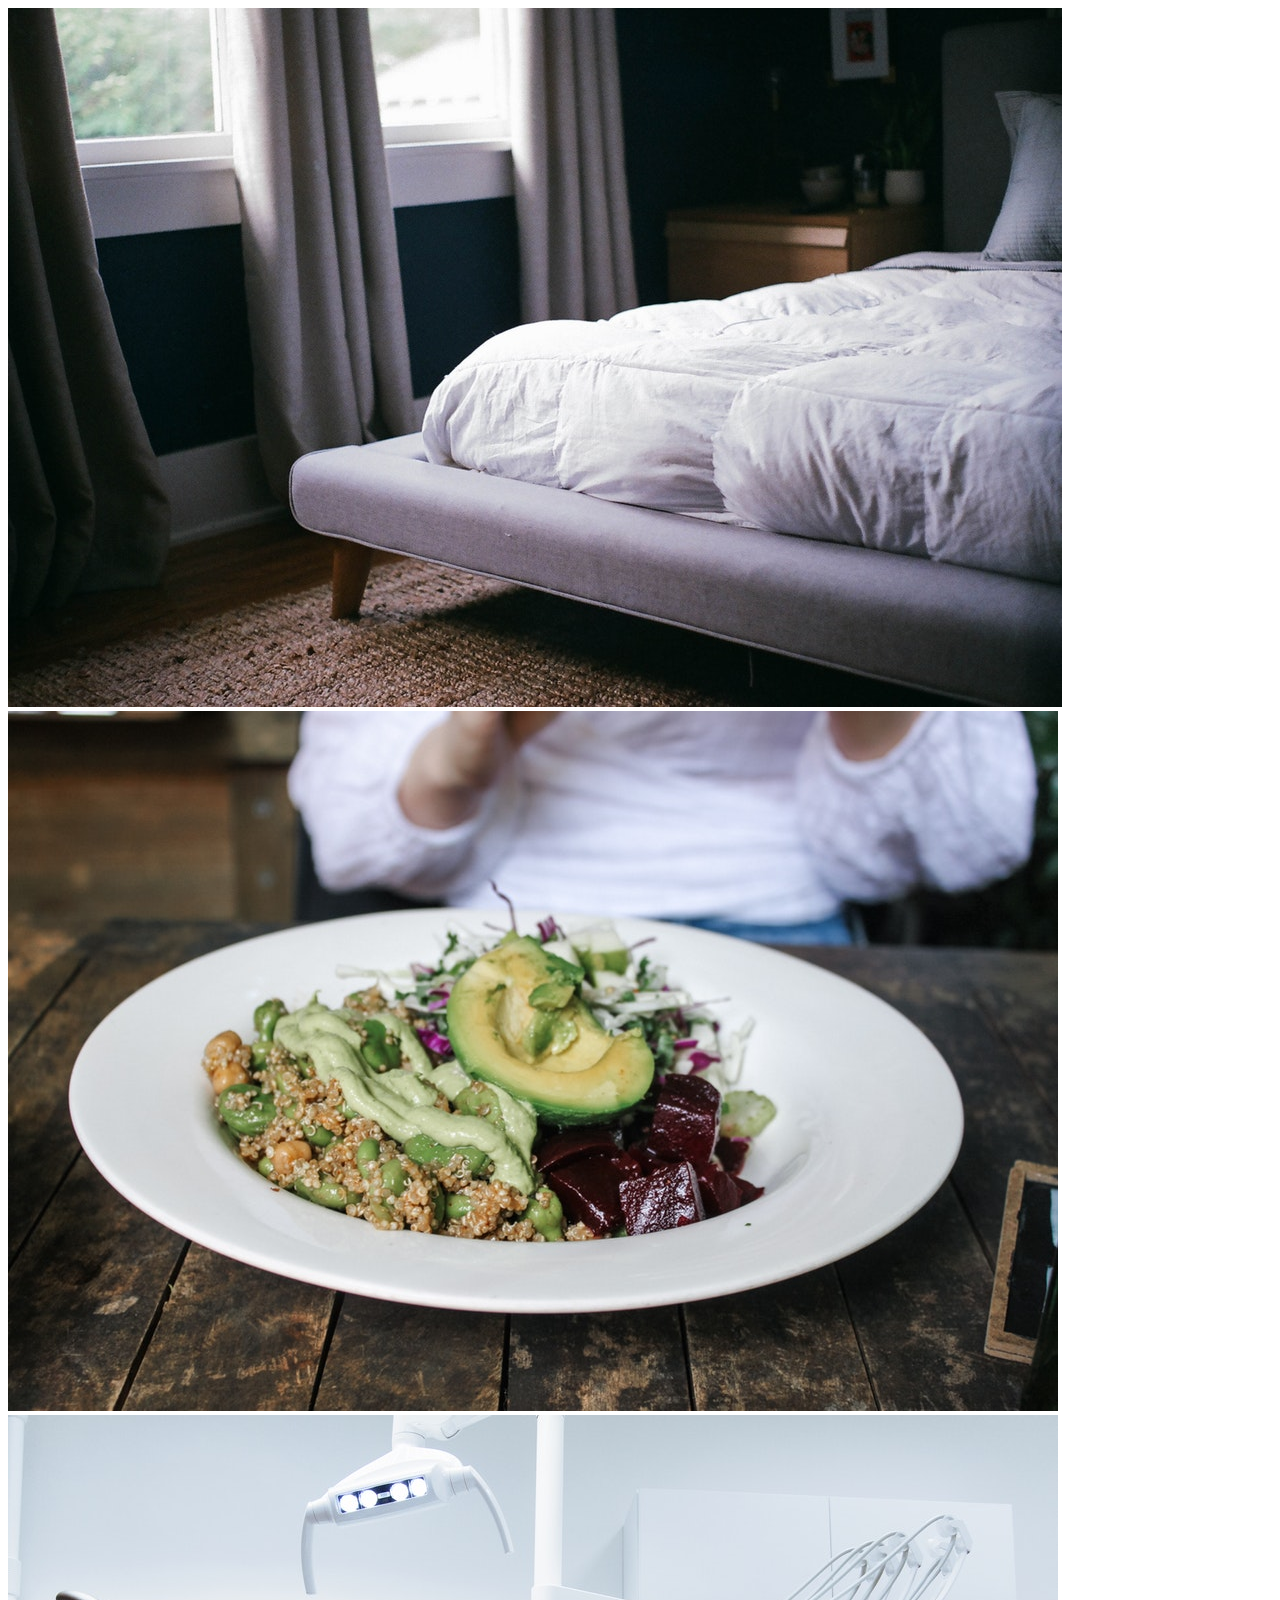
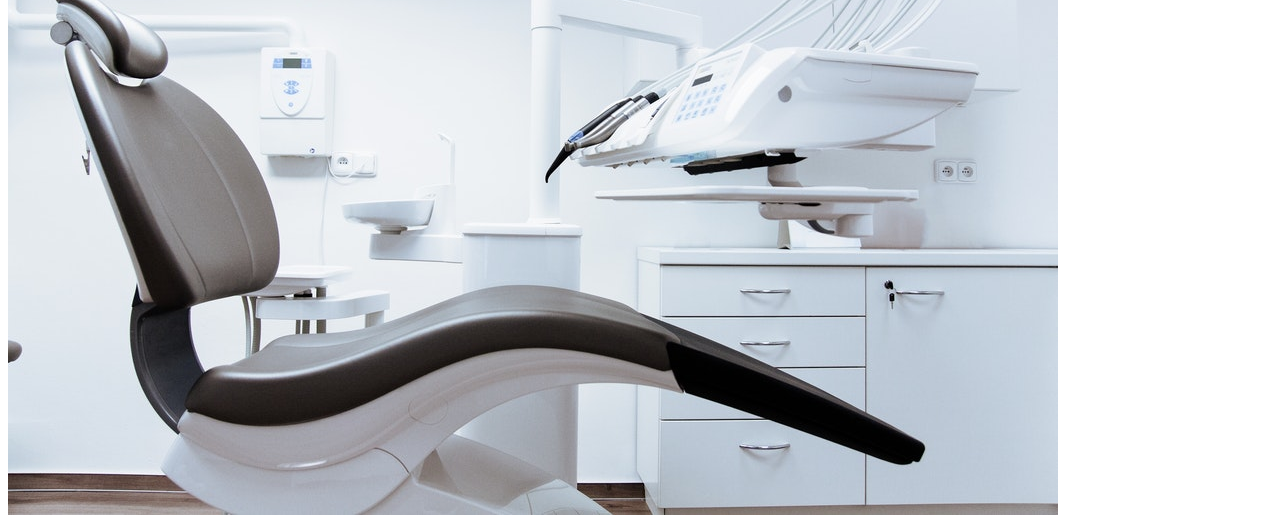
<file: prueba .html>
<!DOCTYPE html>
<html lang="en">

<head>
    <meta charset="UTF-8">
    <meta name="viewport" content="width=device-width, initial-scale=1.0">
    <link href="https://cdn.jsdelivr.net/npm/bootstrap@5.1.3/dist/css/bootstrap.min.css" rel="stylesheet"
        integrity="sha384-1BmE4kWBq78iYhFldvKuhfTAU6auU8tT94WrHftjDbrCEXSU1oBoqyl2QvZ6jIW3" crossorigin="anonymous">







    <title>Document</title>


</head>

<body>
    <div id="carouselExampleSlidesOnly" class="carousel slide" data-bs-ride="carousel">
        <div class="carousel-inner">
          <div class="carousel-item active">
            <img src="asset/img/cupon-1.jpg" class="d-block w-100" alt="camahotel">
          </div>
          <div class="carousel-item">
            <img src="asset/img/cupon-2.jpg" class="d-block w-100" alt="platocomida">
          </div>
          <div class="carousel-item">
            <img src="asset/img/cupon-3.jpg" class="d-block w-100" alt="dentista">
          </div>
        </div>
      </div>
    <!--prueba
    <div class="container-fluid row justify-content-around ">
        <img src="asset/img/cupon-1.jpg" alt="cama" width="200px">
        
        <img src="asset/img/cupon-2.jpg" alt="comida">
        
        <img src="asset/img/cupon-3.jpg" alt="dentista">
    </div>-->




    <script src="https://cdn.jsdelivr.net/npm/bootstrap@5.1.3/dist/js/bootstrap.bundle.min.js"
        integrity="sha384-ka7Sk0Gln4gmtz2MlQnikT1wXgYsOg+OMhuP+IlRH9sENBO0LRn5q+8nbTov4+1p"
        crossorigin="anonymous"></script>

</body>

</html>
</file>
